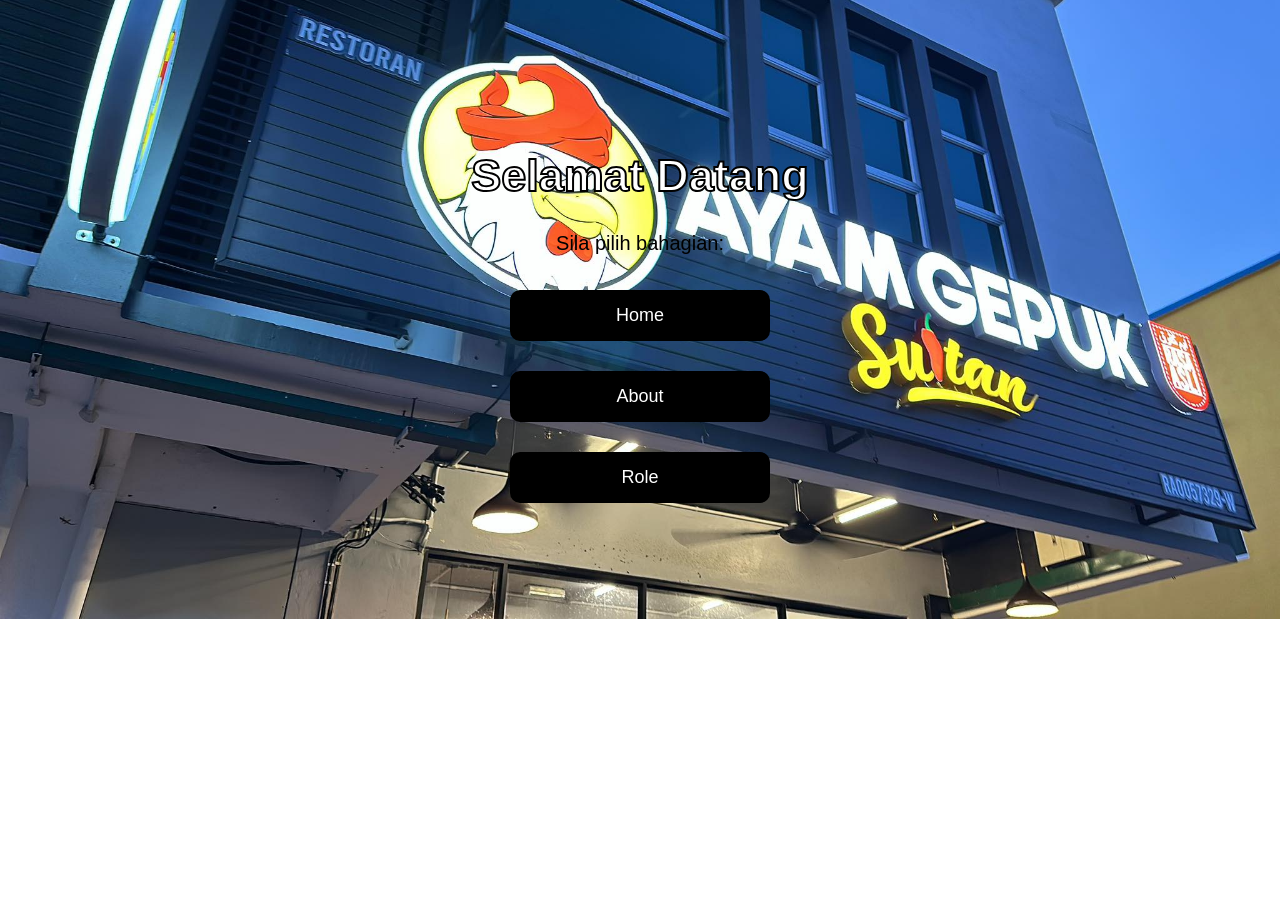
<file: index.html/index.html>
<!DOCTYPE html>
<html>
<head>
    <title>Home Page</title>

    <style>

        body {
            margin: 0;
            font-family: Arial;
            background-image: url('background.jpg');
            background-size: cover;
            background-position: center;
            background-repeat: no-repeat;
        }

        .container {
            text-align: center;
            margin-top: 150px;
        }

        h1 {
          font-size: 45px;
          color: white;
          -webkit-text-stroke: 2px black;
}

        p {
            font-size: 20px;
        }

        .button-group button {

            width: 260px;
            padding: 15px;
            margin: 15px;
            font-size: 18px;
            border: none;
            border-radius: 10px;
            background-color: black;
            color: white;
            cursor: pointer;
            transition: 0.3s;
        }

        .button-group button:hover {

            background-color: #555;
            transform: scale(1.05);

        }

    </style>
</head>
<body>

    <div class="container">

        <h1>Selamat Datang</h1>

        <p>Sila pilih bahagian:</p>

        <div class="button-group">

            <a href="index.html">
                <button>Home</button>
            </a>

            <br>

            <a href="about.html">
                <button>About</button>
            </a>
			
            <br>
            <a href="role.html">
                <button>Role</button>
            </a>
        </div>
    </div>
</body>
</html>
</file>
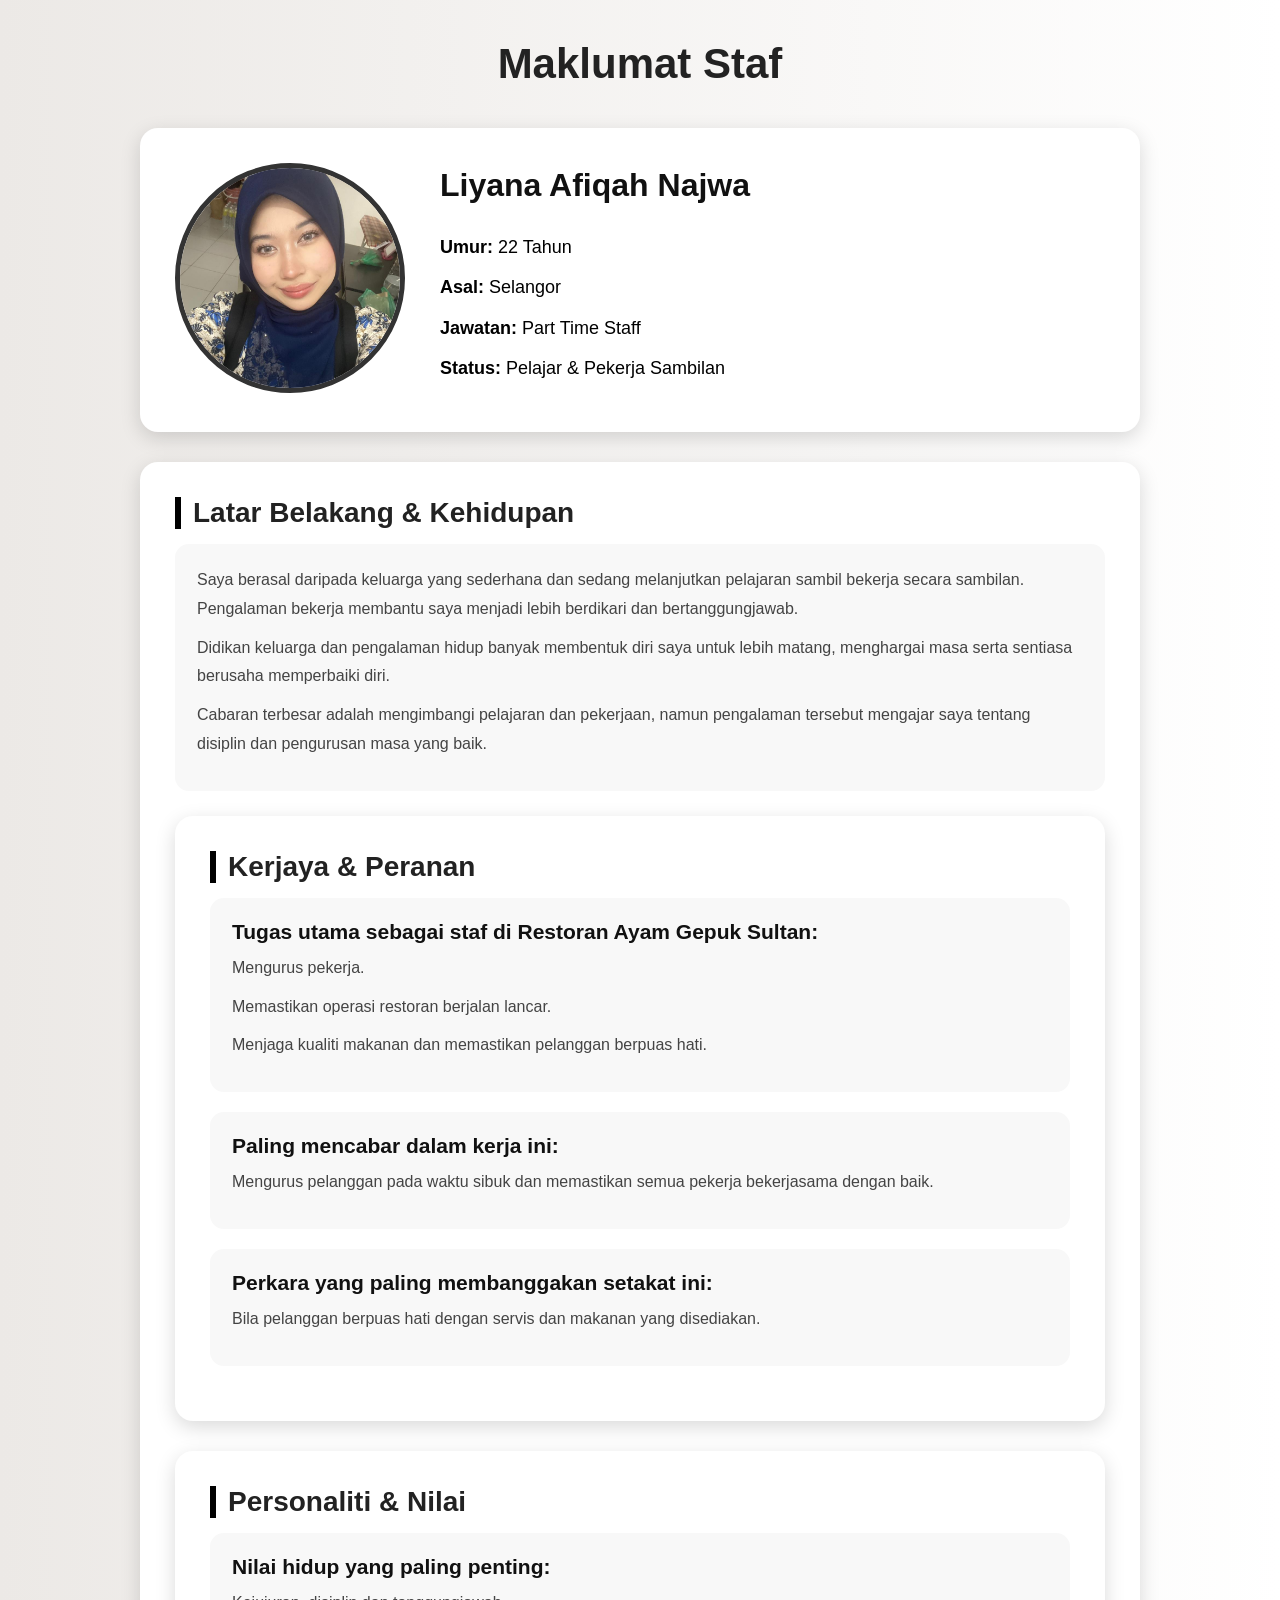
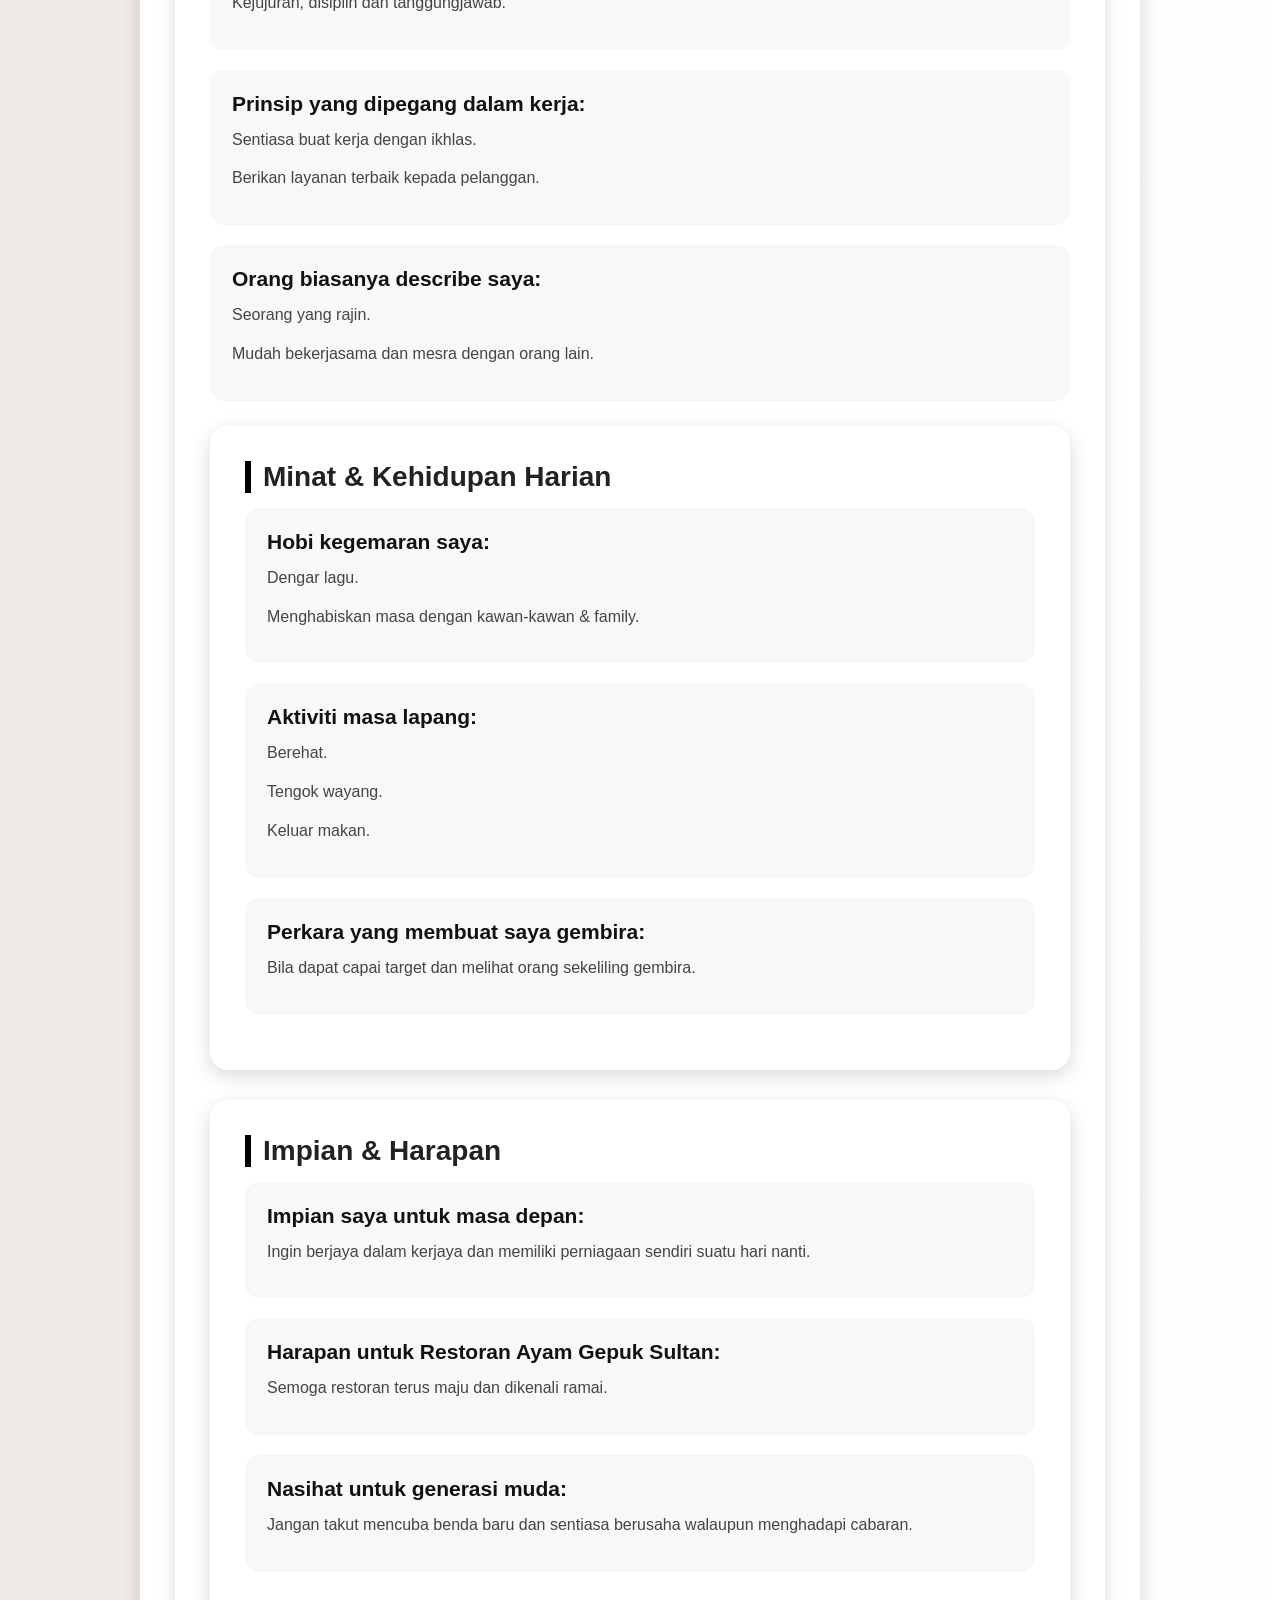
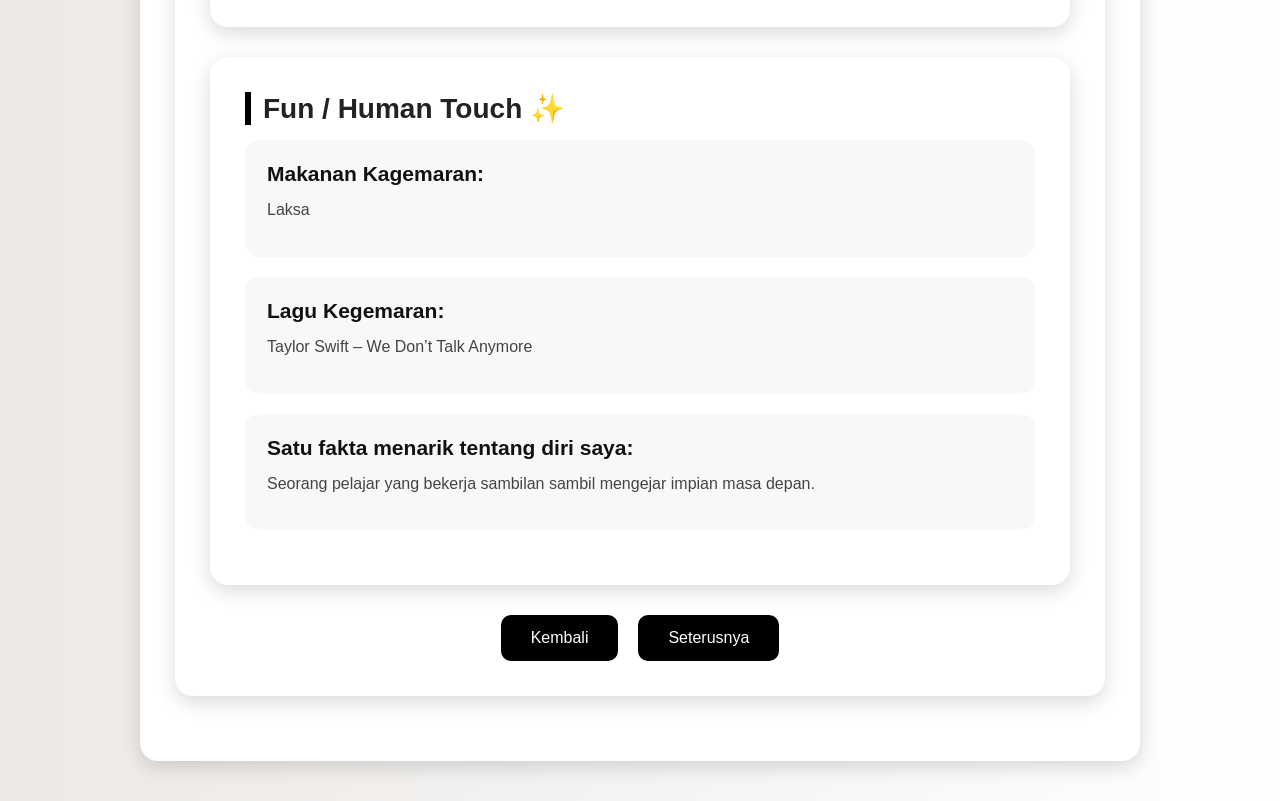
<file: index.html/about.html>
<!DOCTYPE html>
<html>

<head>

    <title>About</title>

    <link rel="stylesheet" href="style.css">

</head>

<body>

    <div class="container">

        <h1>Maklumat Staf</h1>

        <!-- PROFILE CARD -->
        <div class="card profile-card">

            <div class="profile-image">
                <img src="staff.jpeg" alt="Gambar Staf">
            </div>

            <div class="profile-info">

                <h2>Liyana Afiqah Najwa</h2>

                <p><span class="label">Umur:</span> 22 Tahun</p>
                <p><span class="label">Asal:</span> Selangor</p>
                <p><span class="label">Jawatan:</span> Part Time Staff</p>
                <p><span class="label">Status:</span> Pelajar & Pekerja Sambilan</p>

            </div>

        </div>

        <!-- LATAR BELAKANG -->
        <div class="card content">

            <div class="section-title">
                Latar Belakang & Kehidupan
            </div>


            <div class="info-box">
            <p>
                Saya berasal daripada keluarga yang sederhana dan sedang melanjutkan pelajaran sambil bekerja secara sambilan.
                Pengalaman bekerja membantu saya menjadi lebih berdikari dan bertanggungjawab.
            </p>

            <p>
                Didikan keluarga dan pengalaman hidup banyak membentuk diri saya untuk lebih matang,
                menghargai masa serta sentiasa berusaha memperbaiki diri.
            </p>

            <p>
                Cabaran terbesar adalah mengimbangi pelajaran dan pekerjaan,
                namun pengalaman tersebut mengajar saya tentang disiplin dan pengurusan masa yang baik.
            </p>

        </div>
		
		<!-- KERJAYA & PERANAN -->
        <div class="modern-card">

            <div class="section-title">
                Kerjaya & Peranan
            </div>

            <div class="info-box">
                <h3>Tugas utama sebagai staf di Restoran Ayam Gepuk Sultan:</h3>

                <p>
                    Mengurus pekerja.
                </p>

                <p>
                    Memastikan operasi restoran berjalan lancar.
                </p>

                <p>
                    Menjaga kualiti makanan dan memastikan pelanggan berpuas hati.
                </p>
            </div>

            <div class="info-box">
                <h3>Paling mencabar dalam kerja ini:</h3>

                <p>
                    Mengurus pelanggan pada waktu sibuk dan memastikan semua pekerja bekerjasama dengan baik.
                </p>
            </div>

            <div class="info-box">
                <h3>Perkara yang paling membanggakan setakat ini:</h3>

                <p>
                    Bila pelanggan berpuas hati dengan servis dan makanan yang disediakan.
                </p>
            </div>

        </div>

        <!-- PERSONALITI & NILAI -->
        <div class="modern-card">

            <div class="section-title">
                Personaliti & Nilai
            </div>

            <div class="info-box">
                <h3>Nilai hidup yang paling penting:</h3>

                <p>
                    Kejujuran, disiplin dan tanggungjawab.
                </p>
            </div>

            <div class="info-box">
                <h3>Prinsip yang dipegang dalam kerja:</h3>

                <p>
                    Sentiasa buat kerja dengan ikhlas.
                </p>

                <p>
                    Berikan layanan terbaik kepada pelanggan.
                </p>
            </div>

            <div class="info-box">
                <h3>Orang biasanya describe saya:</h3>

                <p>
                    Seorang yang rajin.
                </p>

                <p>
                    Mudah bekerjasama dan mesra dengan orang lain.
                </p>
            </div>
			

        <!-- MINAT & KEHIDUPAN HARIAN -->
        <div class="modern-card">

            <div class="section-title">
                Minat & Kehidupan Harian
            </div>

            <div class="info-box">
                <h3>Hobi kegemaran saya:</h3>
                <p>
                    Dengar lagu.
				</p>

				<p>
				    Menghabiskan masa dengan kawan-kawan & family.
                </p>
            </div>

            <div class="info-box">
                <h3>Aktiviti masa lapang:</h3>
                <p>
                    Berehat.
				</p>

                <p>
				Tengok wayang.
				</p>
				
				<p>
				Keluar makan.
                </p>
            </div>

            <div class="info-box">
                <h3>Perkara yang membuat saya gembira:</h3>
                <p>
                    Bila dapat capai target dan melihat orang sekeliling gembira.
                </p>
            </div>

        </div>

        <!-- IMPIAN & HARAPAN -->
        <div class="modern-card">

            <div class="section-title">
                Impian & Harapan
            </div>

            <div class="info-box">
                <h3>Impian saya untuk masa depan:</h3>
                <p>
                    Ingin berjaya dalam kerjaya dan memiliki perniagaan sendiri suatu hari nanti.
                </p>
            </div>

            <div class="info-box">
                <h3>Harapan untuk Restoran Ayam Gepuk Sultan:</h3>
                <p>
                    Semoga restoran terus maju dan dikenali ramai.
                </p>
            </div>

            <div class="info-box">
                <h3>Nasihat untuk generasi muda:</h3>
                <p>
                    Jangan takut mencuba benda baru dan sentiasa berusaha walaupun menghadapi cabaran.
                </p>
            </div>

        </div>

        <!-- FUN / HUMAN TOUCH -->
        <div class="modern-card">

            <div class="section-title">
                Fun / Human Touch ✨
            </div>

            <div class="info-box">
                <h3>Makanan Kagemaran:</h3>
                <p>
                    Laksa
                </p>
            </div>

            <div class="info-box">
                <h3>Lagu Kegemaran:</h3>
                <p>
                    Taylor Swift – We Don’t Talk Anymore
                </p>
            </div>

            <div class="info-box">
                <h3>Satu fakta menarik tentang diri saya:</h3>
                <p>
                    Seorang pelajar yang bekerja sambilan sambil mengejar impian masa depan.
                </p>
            </div>
		
		</div>

        <!-- BUTTON -->
        <div class="btn-container">

            <a href="index.html">
                <button>Kembali</button>
            </a>

            <a href="role.html">
                <button>Seterusnya</button>
            </a>

        </div>

    </div>

</body>

</html>
</file>
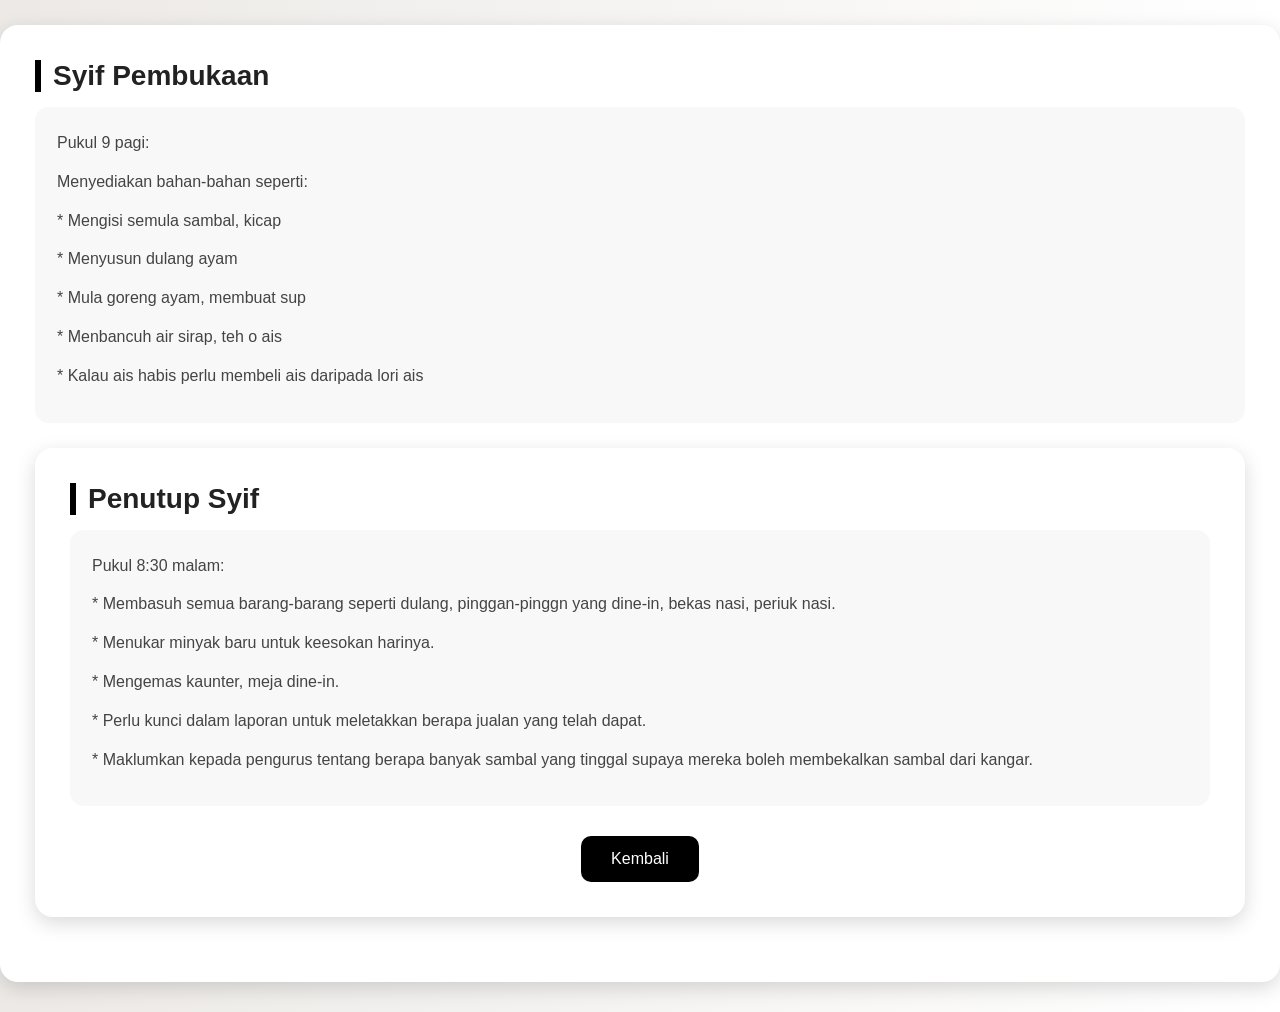
<file: index.html/role.html>
<!DOCTYPE html>
<html>
<head>

    <title>Role</title>

<link rel="stylesheet" href="style.css">

</head>

<body>

    <!-- ROLE -->
        <div class="card content">

            <div class="section-title">
                Syif Pembukaan
            </div>


            <div class="info-box">
            <p>
                Pukul 9 pagi:
            </p>
			
			<p>
                Menyediakan bahan-bahan seperti:
            </p>
			
			<p>
			* Mengisi semula sambal, kicap
			</p>
			
			<p>
            * Menyusun dulang ayam
            </p>
			
			<p>
			* Mula goreng ayam, membuat sup
            </p>
			
			<p>
			* Menbancuh air sirap, teh o ais
            </p>
			
			<p>
			* Kalau ais habis perlu membeli ais daripada lori ais
			</p>
			
			</div>
			
			<!-- Penutup Syif -->
        <div class="card content">
		
			<div class="section-title">
                Penutup Syif
            </div>


            <div class="info-box">
            <p>
                Pukul 8:30 malam:
            </p>
			
			<p>
            * Membasuh semua barang-barang seperti dulang, pinggan-pinggn yang dine-in, bekas nasi, periuk nasi.
            </p>
			
			<p>
			* Menukar minyak baru untuk keesokan harinya.
			</p>
			
			<p>
			* Mengemas kaunter, meja dine-in.
			</p>
			
			<p>
			* Perlu kunci dalam laporan untuk meletakkan berapa jualan yang telah dapat.
			</p>
			
			<p>
			* Maklumkan kepada pengurus tentang berapa banyak sambal yang tinggal supaya mereka boleh membekalkan sambal dari kangar.
			</p>
			
        </div>

        <!-- BUTTON -->
        <div class="btn-container">

            <a href="about.html">
                <button type="button">Kembali</button>
            </a>

        </div>

    </div>

</body>
</html>
</file>
<file: index.html/style.css>
/* ===== GLOBAL ===== */
body {
    margin: 0;
    font-family: Arial, sans-serif;
    background: linear-gradient(to right, #ece9e6, #ffffff);
}

.container {
    width: 90%;
    max-width: 1000px;
    margin: 40px auto;
    text-align: center;
}

h1 {
    font-size: 42px;
    margin-bottom: 40px;
    color: #222;
}

/* ===== CARD BASE ===== */
.card,
.modern-card {
    background: white;
    border-radius: 18px;
    padding: 35px;
    margin: 25px auto 30px auto;
    box-shadow: 0px 6px 20px rgba(0,0,0,0.15);
}

/* ===== PROFILE CARD (Maklumat Staf) ===== */
.profile-card {
    display: flex;
    align-items: center;
    gap: 35px;
    text-align: left;
}

.profile-image img {
    width: 220px;
    height: 220px;
    object-fit: cover;
    border-radius: 50%;
    border: 5px solid #333;
}

.profile-info {
    flex: 1;
}

.profile-info h2 {
    margin-top: 0;
    font-size: 32px;
    color: #111;
}

.profile-info p {
    font-size: 18px;
    line-height: 1.8;
    margin: 8px 0;
}

.label {
    font-weight: bold;
    color: #000;
}

/* ===== SECTION TITLE ===== */
.section-title {
    font-size: 28px;
    font-weight: bold;
    margin-bottom: 15px;
    color: #222;
    border-left: 6px solid black;
    padding-left: 12px;
    text-align: left;
}

/* ===== CONTENT TEXT ===== */
.content p {
    font-size: 17px;
    line-height: 1.9;
    color: #444;
}

/* ===== INFO BOX (Role pages) ===== */
.info-box {
    background-color: #f8f8f8;
    padding: 22px;
    border-radius: 14px;
    margin-bottom: 20px;
    transition: 0.3s;
    text-align: left;
}

.info-box:hover {
    transform: translateY(-4px);
    box-shadow: 0px 4px 14px rgba(0,0,0,0.15);
}

.info-box h3 {
    margin-top: 0;
    margin-bottom: 10px;
    color: #111;
    font-size: 21px;
}

.info-box p {
    color: #444;
    line-height: 1.8;
    font-size: 16px;
    margin: 0 0 10px 0;
}

/* ===== BUTTONS ===== */
.btn-container {
    display: flex;
    justify-content: center;
    gap: 20px;
    margin-top: 30px;
}

button {
    padding: 14px 30px;
    background-color: black;
    color: white;
    border: none;
    border-radius: 10px;
    cursor: pointer;
    font-size: 16px;
    transition: 0.3s;
}

button:hover {
    background-color: #444;
    transform: scale(1.05);
}

/* ===== RESPONSIVE ===== */
@media (max-width: 768px) {

    .profile-card {
        flex-direction: column;
        text-align: center;
    }

    .profile-image img {
        width: 180px;
        height: 180px;
    }

    .modern-card,
    .card {
        width: 95%;
        padding: 25px;
    }

    h1 {
        font-size: 34px;
    }

    .section-title {
        font-size: 25px;
    }
}
</file>
